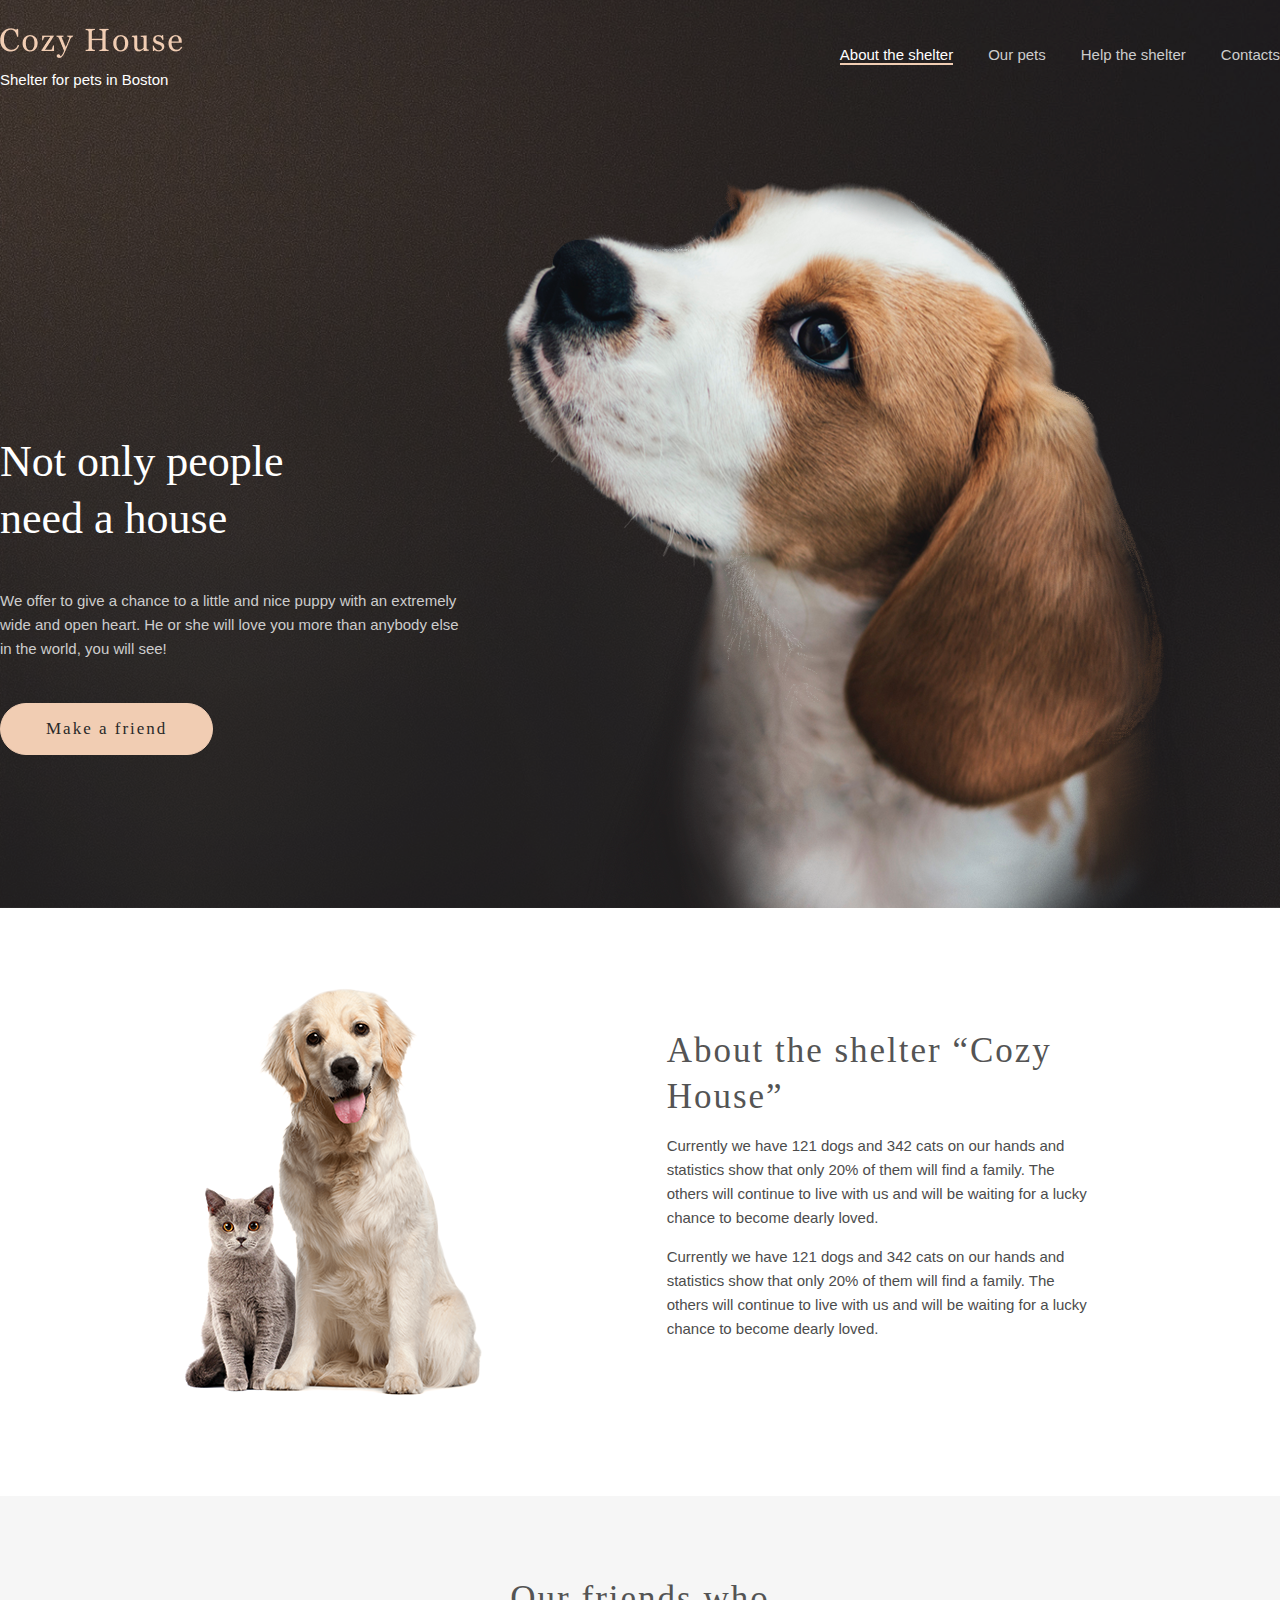
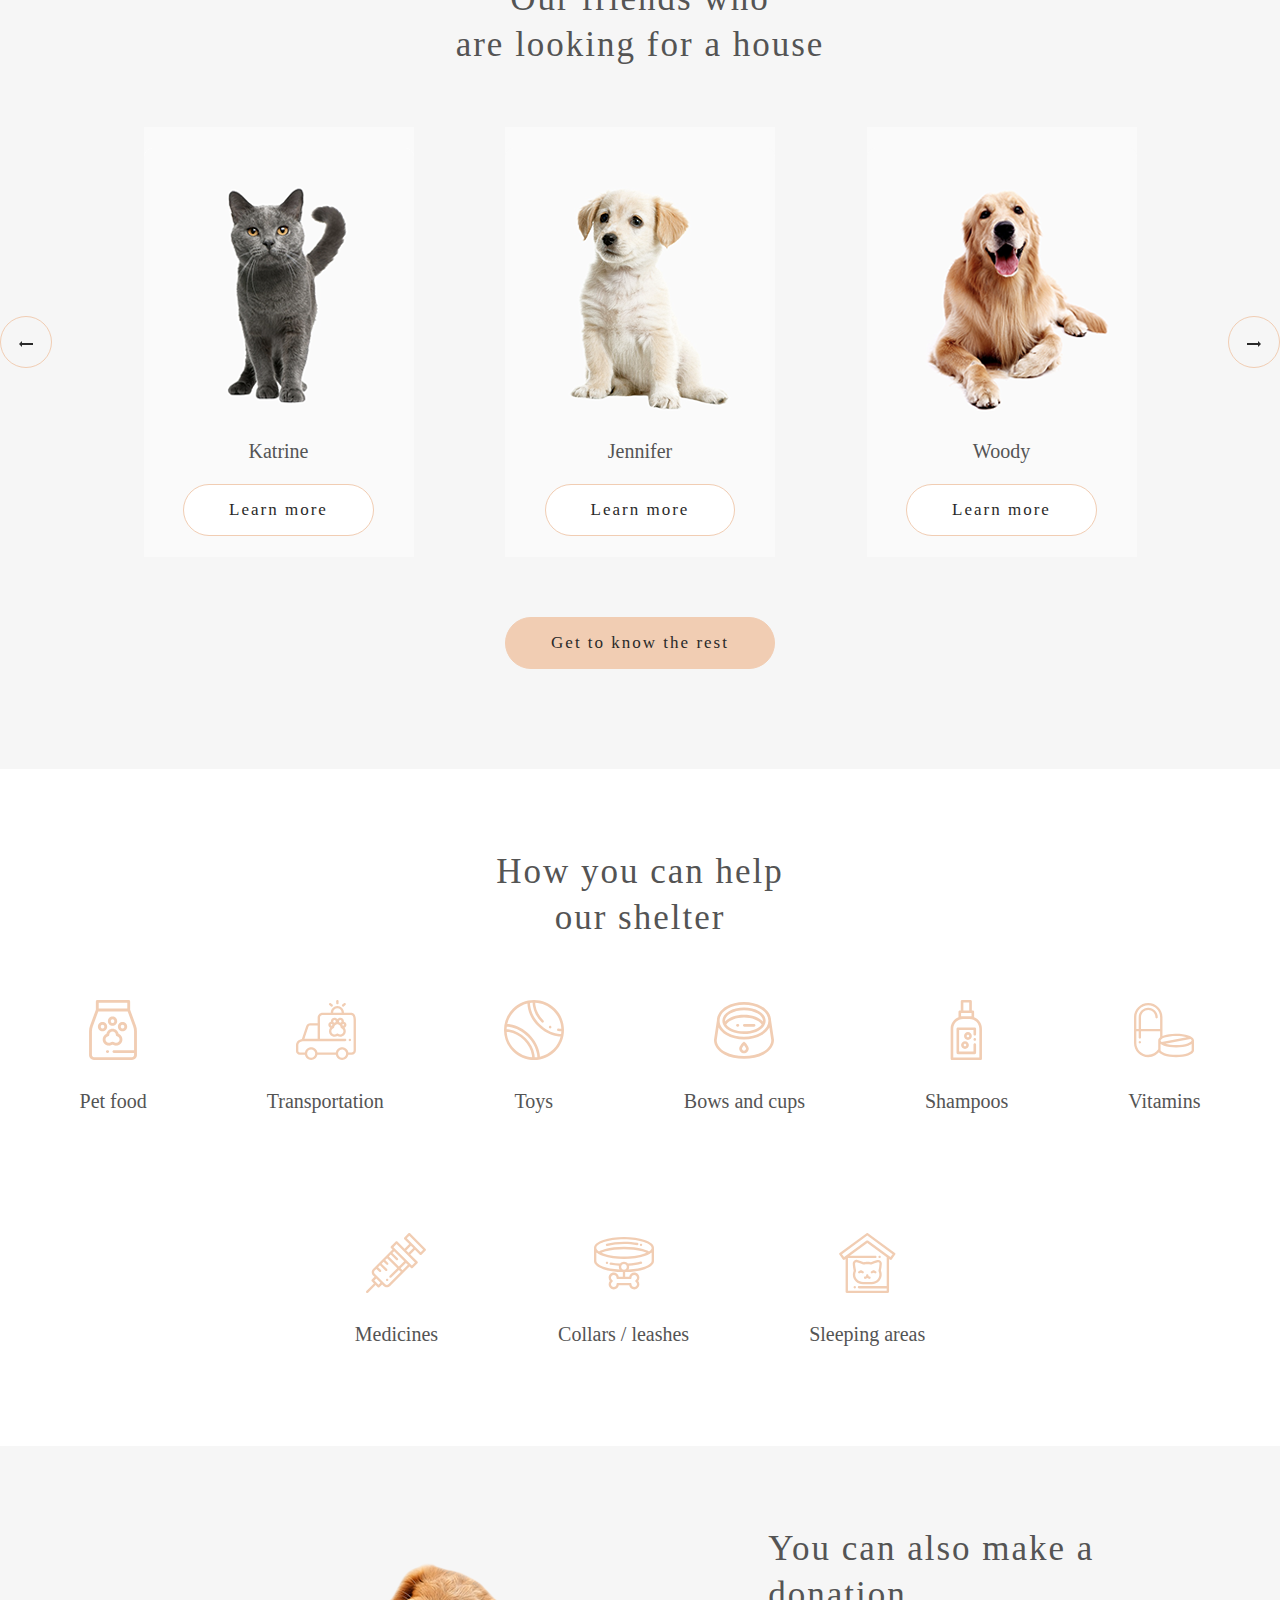
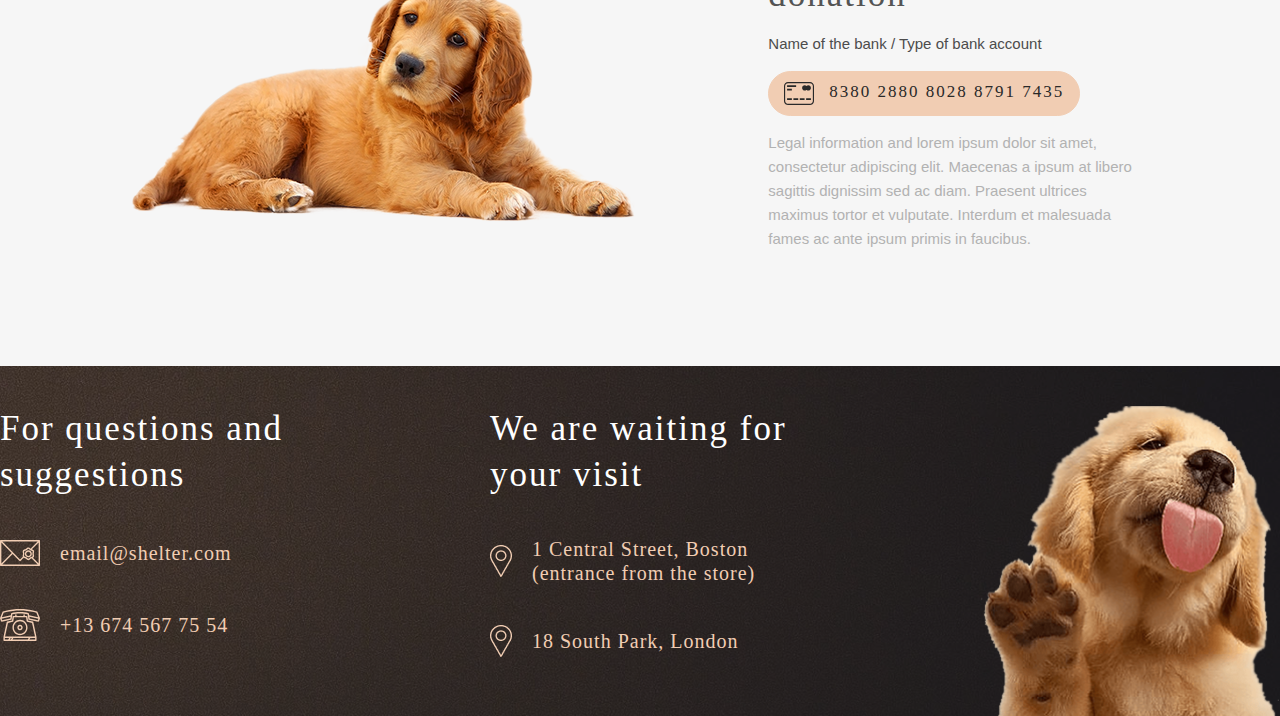
<file: index.html>
<!DOCTYPE html>
<html lang="en">

<head>
    <meta charset="UTF-8">
    <meta http-equiv="X-UA-Compatible" content="IE=edge">
    <meta name="viewport" content="width=device-width, initial-scale=1.0">
    <title>Shelter</title>
    <link rel="icon" href="assets/about-pets.png" type="image/png">
    <link rel="stylesheet" href="style.css">
</head>

<body>
    <header class="header light-text">
        <div class="container">
            <div class="header__logo">
                <a href="./index.html">
                    <img src="assets/Title.png" alt="">
                </a>
                Shelter for pets in Boston
            </div>
            <div class="header__navbar navbar">
                <ul>
                    <li>
                        <a class="navbar__link navbar__link_active" href="#about-the-shelter">About the shelter</a>
                    </li>
                    <li>
                        <a class="navbar__link" href="./pets-page.html">Our pets</a>
                    </li>
                    <li>
                        <a class="navbar__link" href="#help-the-shelter">Help the shelter</a>
                    </li>
                    <li>
                        <a class="navbar__link" href="#contacts">Contacts</a>
                    </li>
                </ul>
            </div>
        </div>
    </header>
    <main class="main">
        <div class="banner">
            <div class="container">
                <div class="banner__title">
                    <h2 class="text-large content-item__title">Not only people <br> need a house</h2>
                    <p>We offer to give a chance to a little and nice puppy with an extremely <br> wide and open heart.
                        He or she will love you more than anybody else<br> in the world, you will see!
                    </p>
                    <button class="button">Make a friend</button>
                </div>
                <img src="assets/start-screen-puppy.png" alt="">
            </div>
        </div>
        <div class="content-item" id="about-the-shelter">
            <div class="container">
                <img src="assets/about-pets.png" alt="">
                <div class="content-text">
                    <h2 class="text-medium content-item__title">
                        About the shelter “Cozy House”
                    </h2>
                    <p>Currently we have 121 dogs and 342 cats on our hands and statistics show that only 20% of them
                        will
                        find a family. The others will continue to live with us and will be waiting for a lucky chance
                        to
                        become dearly loved.
                    </p>
                    <p>Currently we have 121 dogs and 342 cats on our hands and statistics show that only 20% of them
                        will
                        find a family. The others will continue to live with us and will be waiting for a lucky chance
                        to
                        become dearly loved.
                    </p>
                </div>
            </div>
        </div>
        <div class="content-item content-item_slider" id="pets">
            <div class="container">
                <h3 class="text-medium content-item__title">
                    Our friends who <br> are looking for a house
                </h3>
                <div class="slider">
                    <button class="slider__arrow-button">
                        <img src="assets/left arrow.png" alt="">
                    </button>
                    <div class="slider__item">
                        <img src="assets/pets-katrine.png" alt="">
                        Katrine
                        <button class="button">Learn more</button>
                    </div>
                    <div class="slider__item">
                        <img src="assets/pets-jennifer.png" alt="">
                        Jennifer
                        <button class="button">Learn more</button>
                    </div>
                    <div class="slider__item">
                        <img src="assets/pets-woody.png" alt="">
                        Woody
                        <button class="button">Learn more</button>
                    </div>
                    <button class="slider__arrow-button">
                        <img src="assets/right arrow.png" alt="">
                    </button>
                </div>
                <div class="content__button">
                    <button class="button">Get to know the rest</button>
                </div>
            </div>
        </div>
        <div class="content-item content-item_we-need-list" id="help-the-shelter">
            <div class="container">
                <h3 class="text-medium content-item__title">
                    How you can help <br>
                    our shelter
                </h3>
                <div class="we-need-list">
                    <div class="we-need-list__item">
                        <img src="assets/icon-pet-food.svg" alt="">
                        Pet food
                    </div>
                    <div class="we-need-list__item">
                        <img src="assets/icon-transportation.svg" alt="">
                        Transportation
                    </div>
                    <div class="we-need-list__item">
                        <img src="assets/icon-toys.svg" alt="">
                        Toys
                    </div>
                    <div class="we-need-list__item">
                        <img src="assets/icon-bowls-and-cups.svg" alt="">
                        Bows and cups
                    </div>
                    <div class="we-need-list__item">
                        <img src="assets/icon-shampoos.svg" alt="">
                        Shampoos
                    </div>
                    <div class="we-need-list__item">
                        <img src="assets/icon-vitamins.svg" alt="">
                        Vitamins
                    </div>
                    <div class="we-need-list__item">
                        <img src="assets/icon-medicines.svg" alt="">
                        Medicines
                    </div>
                    <div class="we-need-list__item">
                        <img src="assets/icon-collars-leashes.svg" alt="">
                        Collars / leashes
                    </div>
                    <div class="we-need-list__item">
                        <img src="assets/icon-sleeping-area.svg" alt="">
                        Sleeping areas
                    </div>
                </div>
            </div>
        </div>
        <div class="content-item content-item_donation" id="contacts">
            <div class="container">
                <div>
                    <img src="assets/donation-dog.png" alt="">
                </div>
                <div class="donation">
                    <h3 class="text-medium content-item__title">
                        You can also make a donation
                    </h3>
                    <p>Name of the bank / Type of bank account</p>
                    <button class="button">
                        <img src="assets/credit-card.svg" alt="">
                        8380 2880 8028 8791 7435
                    </button>
                    <p>
                        Legal information and lorem ipsum dolor sit amet, consectetur adipiscing elit. Maecenas a ipsum
                        at libero sagittis dignissim sed ac diam. Praesent ultrices maximus tortor et vulputate.
                        Interdum et malesuada fames ac ante ipsum primis in faucibus.
                    </p>
                </div>
            </div>
        </div>
    </main>
    <footer class="footer">
        <div class="container">
            <div class="footer__column">
                <h3 class="text-medium content-item__title">
                    For questions and suggestions
                </h3>
                <div class="footer__navbar">
                    <ul>
                        <li>
                            <a href="mailto:email@shelter.com">
                                <img src="assets/icon-email.svg" alt="">
                                email@shelter.com
                            </a>
                        </li>
                        <li>
                            <a href="tel: +13 674 567 75 54">
                                <img src="assets/icon-phone.svg" alt="">
                                +13 674 567 75 54
                            </a>
                        </li>
                    </ul>
                </div>
            </div>
            <div class="footer__column">
                <h3 class="text-medium content-item__title">
                    We are waiting for your visit
                </h3>
                <div class="footer__navbar">
                    <ul>
                        <li>
                            <a target="_blank" href="https://www.google.com/maps?q=1 Central Street, Boston (entrance from the store)">
                                <img src="assets/pin.png" alt="">
                                1 Central Street, Boston (entrance from the store)
                            </a>
                        </li>
                        <li>
                            <a target="_blank" href="https://www.google.com/maps?q=18 South Park, London">
                                <img src="assets/pin.png" alt="">
                                18 South Park, London
                            </a>
                        </li>
                    </ul>
                </div>
            </div>
            <img src="assets/footer-puppy.png" alt="">
        </div>
    </footer>
</body>

</html>
</file>
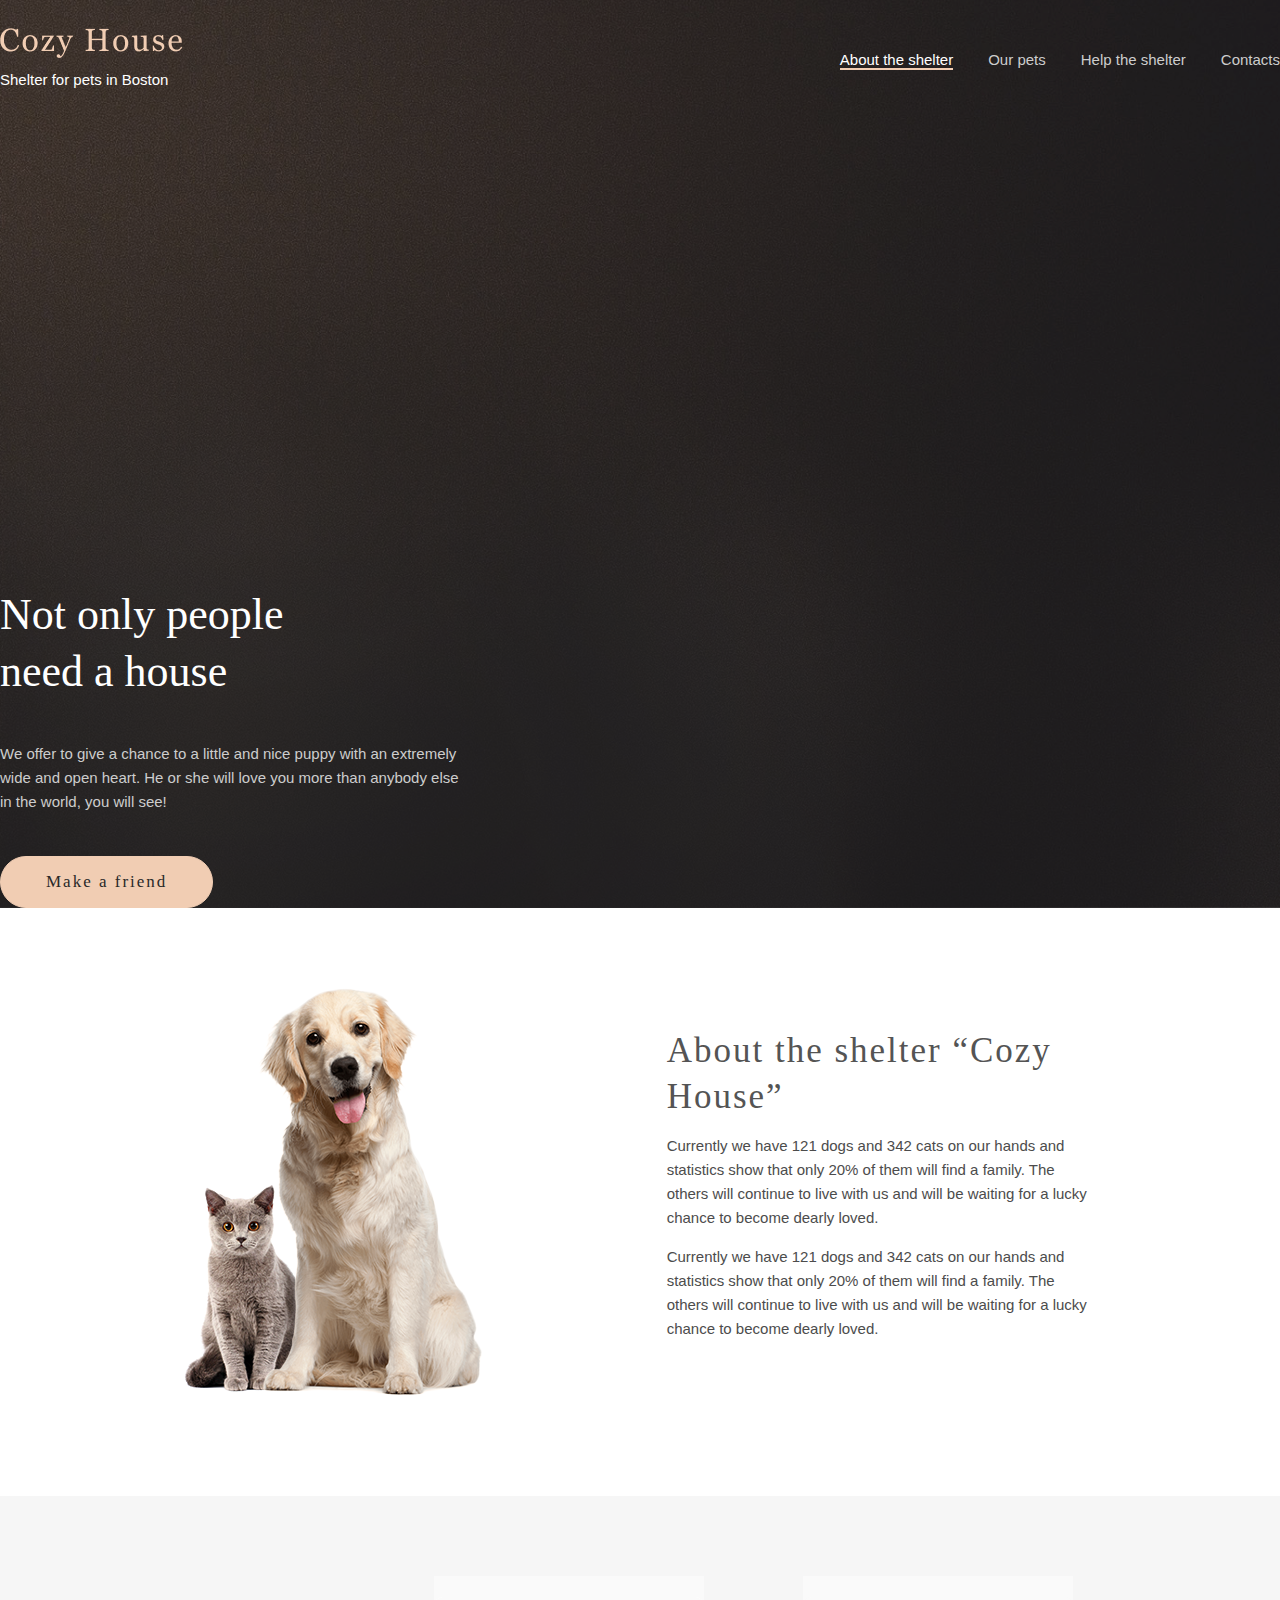
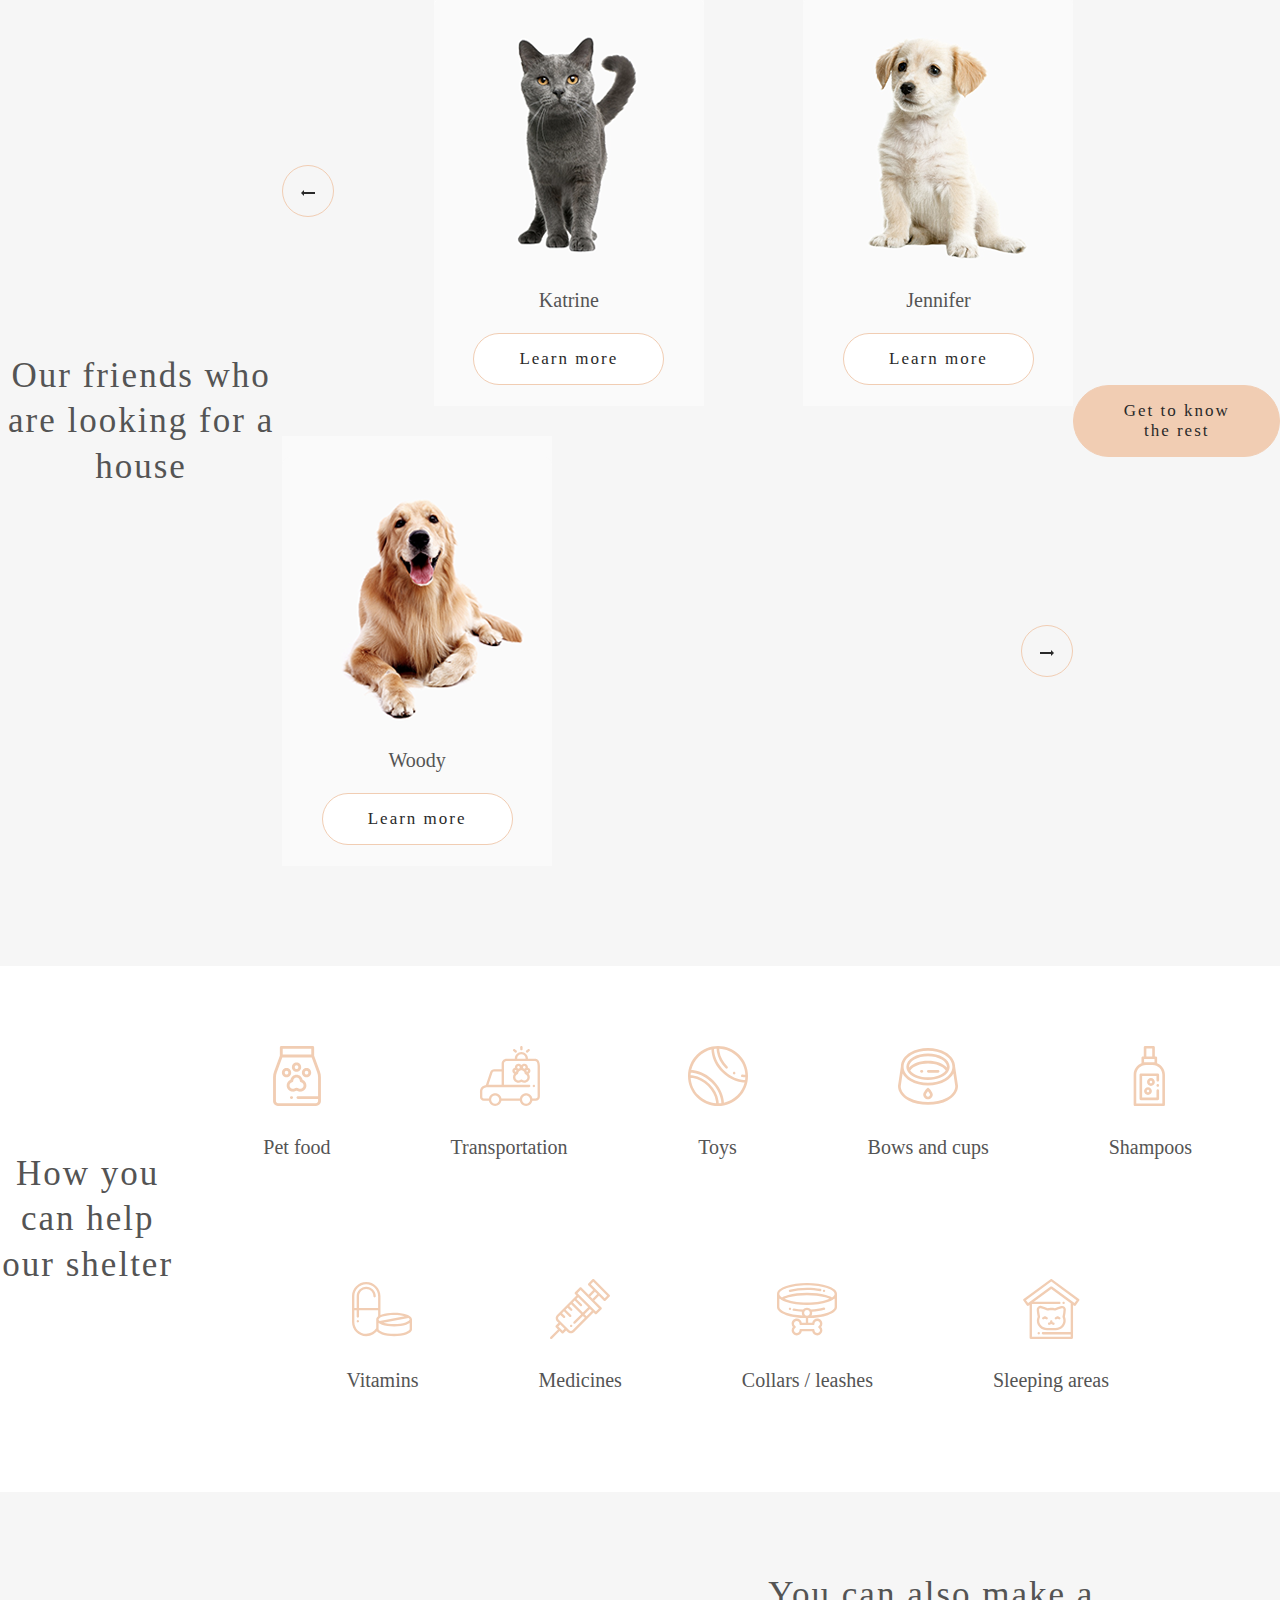
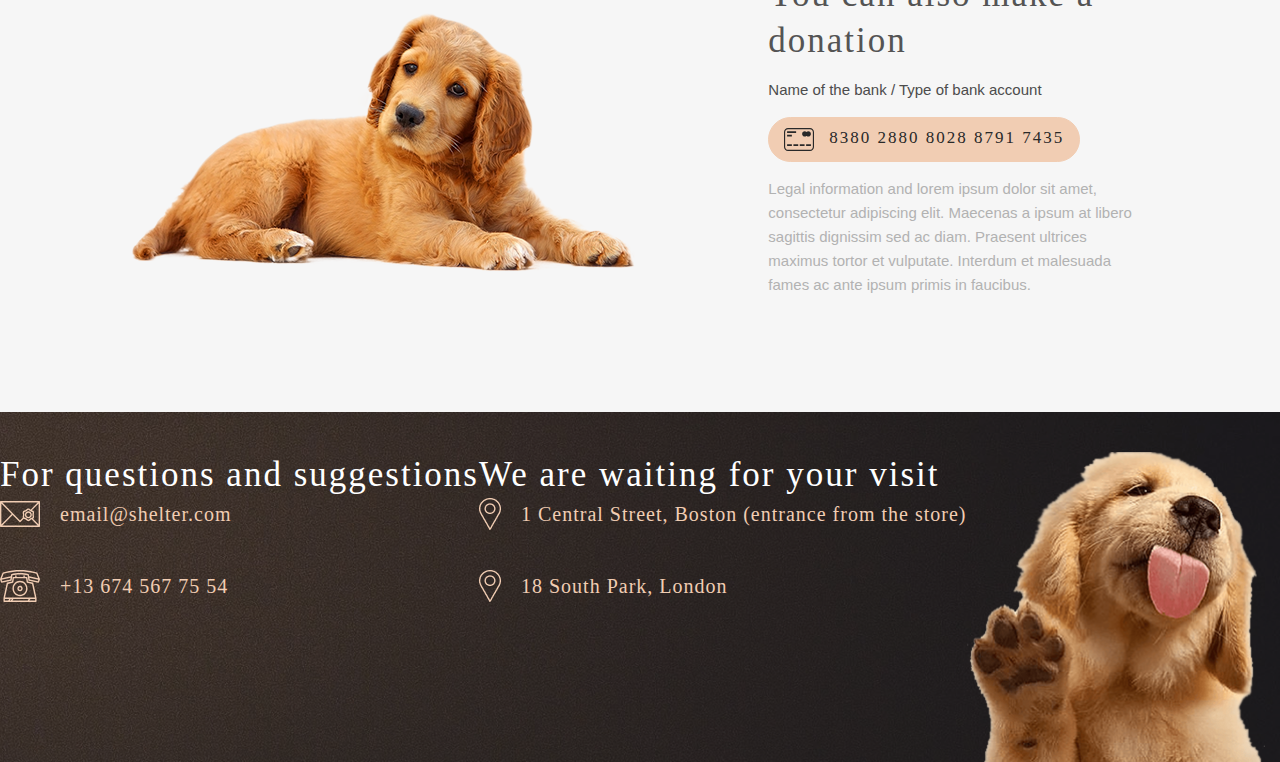
<file: main-page.html>
<!DOCTYPE html>
<html lang="en">

<head>
    <meta charset="UTF-8">
    <meta http-equiv="X-UA-Compatible" content="IE=edge">
    <meta name="viewport" content="width=device-width, initial-scale=1.0">
    <title>Document</title>
    <link rel="stylesheet" href="style.css">
</head>

<body>
    <div class="container">
        <header class="header light-text">
            <div class="header__logo">
                <a href="./main-page.html">
                    <img src="assets/Title.png" alt="">
                </a>
                Shelter for pets in Boston
            </div>
            <div class="header__navbar navbar">
                <ul>
                    <li>
                        <a class="navbar__link navbar__link_active" href="#about-the-shelter">About the shelter</a>
                    </li>
                    <li>
                        <a class="navbar__link" href="/shelter/pets-page.html">Our pets</a>
                    </li>
                    <li>
                        <a class="navbar__link" href="#help-the-shelter">Help the shelter</a>
                    </li>
                    <li>
                        <a class="navbar__link" href="#contacts">Contacts</a>
                    </li>
                </ul>
            </div>
        </header>
        <main class="main">
            <div class="banner">
                <div class="banner__title">
                    <h2 class="text-large content-item__title">Not only people <br> need a house</h2>
                    <p>We offer to give a chance to a little and nice puppy with an extremely <br> wide and open heart.
                        He or she will love you more than anybody else<br> in the world, you will see!
                    </p>
                    <button class="button">Make a friend</button>
                </div>
            </div>
            <div class="content-item" id="about-the-shelter">
                <img src="assets/about-pets.png" alt="">
                <div class="content-text">
                    <h2 class="text-medium content-item__title">
                        About the shelter “Cozy House”
                    </h2>
                    <p>Currently we have 121 dogs and 342 cats on our hands and statistics show that only 20% of them
                        will
                        find a family. The others will continue to live with us and will be waiting for a lucky chance
                        to
                        become dearly loved.
                    </p>
                    <p>Currently we have 121 dogs and 342 cats on our hands and statistics show that only 20% of them
                        will
                        find a family. The others will continue to live with us and will be waiting for a lucky chance
                        to
                        become dearly loved.
                    </p>
                </div>
            </div>
            <div class="content-item content-item_slider">
                <h3 class="text-medium content-item__title">
                    Our friends who <br> are looking for a house
                </h3>
                <div class="slider">
                    <button class="slider__arrow-button">
                        <img src="assets/left arrow.png" alt="">
                    </button>
                    <div class="slider__item">
                        <img src="assets/pets-katrine.png" alt="">
                        Katrine
                        <button class="button">Learn more</button>
                    </div>
                    <div class="slider__item">
                        <img src="assets/pets-jennifer.png" alt="">
                        Jennifer
                        <button class="button">Learn more</button>
                    </div>
                    <div class="slider__item">
                        <img src="assets/pets-woody.png" alt="">
                        Woody
                        <button class="button">Learn more</button>
                    </div>
                    <button class="slider__arrow-button">
                        <img src="assets/right arrow.png" alt="">
                    </button>
                </div>
                <div class="content__button">
                    <button class="button">Get to know the rest</button>
                </div>
            </div>
            <div class="content-item content-item_we-need-list" id="help-the-shelter">
                <h3 class="text-medium content-item__title">
                    How you can help <br>
                    our shelter
                </h3>
                <div class="we-need-list">
                    <div class="we-need-list__item">
                        <img src="assets/icon-pet-food.svg" alt="">
                        Pet food
                    </div>
                    <div class="we-need-list__item">
                        <img src="assets/icon-transportation.svg" alt="">
                        Transportation
                    </div>
                    <div class="we-need-list__item">
                        <img src="assets/icon-toys.svg" alt="">
                        Toys
                    </div>
                    <div class="we-need-list__item">
                        <img src="assets/icon-bowls-and-cups.svg" alt="">
                        Bows and cups
                    </div>
                    <div class="we-need-list__item">
                        <img src="assets/icon-shampoos.svg" alt="">
                        Shampoos
                    </div>
                    <div class="we-need-list__item">
                        <img src="assets/icon-vitamins.svg" alt="">
                        Vitamins
                    </div>
                    <div class="we-need-list__item">
                        <img src="assets/icon-medicines.svg" alt="">
                        Medicines
                    </div>
                    <div class="we-need-list__item">
                        <img src="assets/icon-collars-leashes.svg" alt="">
                        Collars / leashes
                    </div>
                    <div class="we-need-list__item">
                        <img src="assets/icon-sleeping-area.svg" alt="">
                        Sleeping areas
                    </div>
                </div>
            </div>
            <div class="content-item content-item_donation" id="contacts">
                <img src="assets/donation-dog.png" alt="">
                <div class="donation">
                    <h3 class="text-medium content-item__title">
                        You can also make a donation
                    </h3>
                    <p>Name of the bank / Type of bank account</p>
                    <button class="button">
                        <img src="assets/credit-card.svg" alt="">
                        8380 2880 8028 8791 7435
                    </button>
                    <p>
                        Legal information and lorem ipsum dolor sit amet, consectetur adipiscing elit. Maecenas a ipsum
                        at libero sagittis dignissim sed ac diam. Praesent ultrices maximus tortor et vulputate.
                        Interdum et malesuada fames ac ante ipsum primis in faucibus.
                    </p>
                </div>
            </div>
        </main>
        <footer class="footer">
            <div>
                <h3 class="text-medium content-item__title">
                    For questions and suggestions
                </h3>
                <div class="footer__navbar">
                    <ul>
                        <li>
                            <a href="email@shelter.com">
                                <img src="assets/icon-email.svg" alt="">
                                email@shelter.com
                            </a>
                        </li>
                        <li>
                            <a href="tel: +13 674 567 75 54">
                                <img src="assets/icon-phone.svg" alt="">
                                +13 674 567 75 54
                            </a>
                        </li>
                    </ul>
                </div>
            </div>
            <div>
                <h3 class="text-medium content-item__title">
                    We are waiting for your visit
                </h3>
                <div class="footer__navbar">
                    <ul>
                        <li>
                            <a href="">
                                <img src="assets/pin.png" alt="">
                                1 Central Street, Boston (entrance from the store)
                            </a>
                        </li>
                        <li>
                            <a href="">
                                <img src="assets/pin.png" alt="">
                                18 South Park, London
                            </a>
                        </li>
                    </ul>
                </div>
            </div>
            <img src="assets/footer-puppy.png" alt="">
        </footer>
    </div>
</body>

</html>
</file>
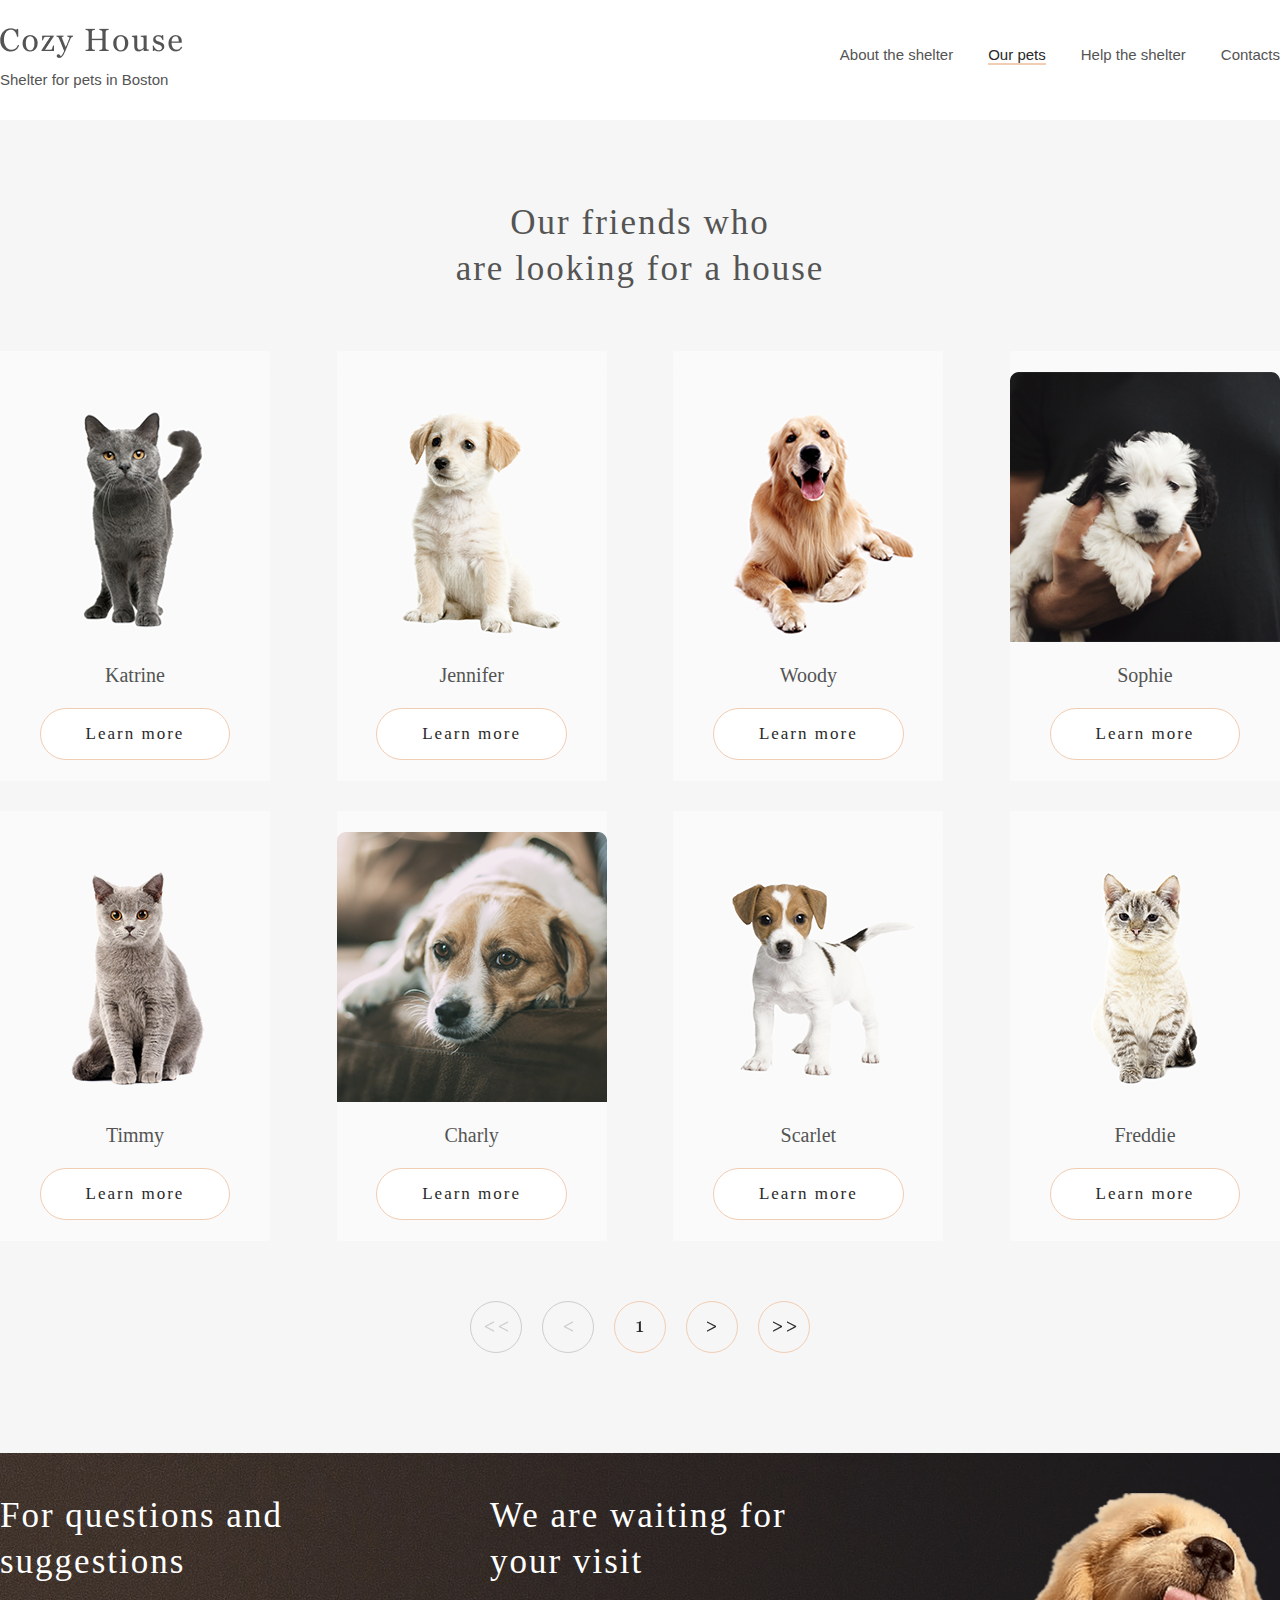
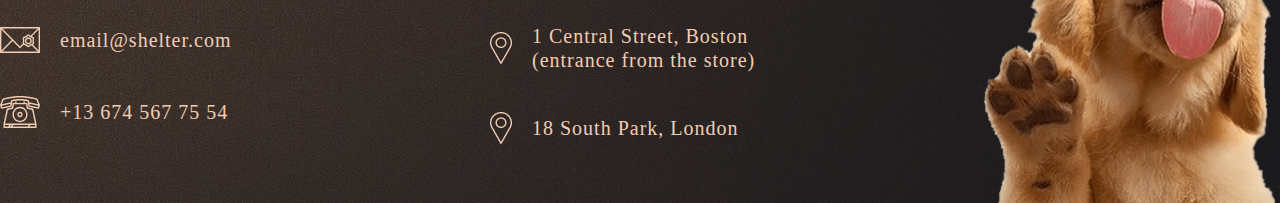
<file: pets-page.html>
<!DOCTYPE html>
<html lang="en">

<head>
    <meta charset="UTF-8">
    <meta http-equiv="X-UA-Compatible" content="IE=edge">
    <meta name="viewport" content="width=device-width, initial-scale=1.0">
    <title>Shelter</title>
    <link rel="stylesheet" href="style.css">
    <link rel="icon" href="assets/about-pets.png" type="image/png">
</head>

<body>
    <header class="header header_pets">
        <div class="container">
            <div class="header__logo">
                <a href="./index.html">
                    <img src="assets/Title grey.png" alt="">
                </a>
                Shelter for pets in Boston
            </div>
            <div class="header__navbar navbar">
                <ul>
                    <li>
                        <a class="navbar__link " href="">About the shelter</a>
                    </li>
                    <li>
                        <a class="navbar__link navbar__link_active" href="">Our pets</a>
                    </li>
                    <li>
                        <a class="navbar__link" href="">Help the shelter</a>
                    </li>
                    <li>
                        <a class="navbar__link" href="">Contacts</a>
                    </li>
                </ul>
            </div>
        </div>
    </header>
    <div class="main">
        <div class="content-item content-item_slider">
                <div class="container">
                <h3 class="text-medium content-item__title">
                    Our friends who <br> are looking for a house
                </h3>
                <div class="slider">
                    <div class="slider__item">
                        <img src="assets/pets-katrine.png" alt="">
                        Katrine
                        <button class="button">Learn more</button>
                    </div>
                    <div class="slider__item">
                        <img src="assets/pets-jennifer.png" alt="">
                        Jennifer
                        <button class="button">Learn more</button>
                    </div>
                    <div class="slider__item">
                        <img src="assets/pets-woody.png" alt="">
                        Woody
                        <button class="button">Learn more</button>
                    </div>
                    <div class="slider__item">
                        <img src="assets/pets-sophie.png" alt="">
                        Sophie
                        <button class="button">Learn more</button>
                    </div>
                    <div class="slider__item">
                        <img src="assets/pets-timmy.png" alt="">
                        Timmy
                        <button class="button">Learn more</button>
                    </div>
                    <div class="slider__item">
                        <img src="assets/pets-charly.png" alt="">
                        Charly
                        <button class="button">Learn more</button>
                    </div>
                    <div class="slider__item">
                        <img src="assets/pets-scarlet.png" alt="">
                        Scarlet
                        <button class="button">Learn more</button>
                    </div>
                    <div class="slider__item">
                        <img src="assets/pets-freddie.png" alt="">
                        Freddie
                        <button class="button">Learn more</button>
                    </div>
                </div>
                <div class="content__button">
                    <button disabled class="slider__arrow-button">
                        <img src="assets/2 left arrow.png" alt="">
                    </button>
                    <button disabled class="slider__arrow-button">
                        <img src="assets/1 left arrow.png" alt="">
                    </button>
                    <button class="slider__arrow-button">
                        <img src="assets/1.png" alt="">
                    </button>
                    <button class="slider__arrow-button">
                        <img src="assets/1 right arrow.png" alt="">
                    </button>
                    <button class="slider__arrow-button">
                        <img src="assets/2 right arrow.png" alt="">
                    </button>
                </div>
            </div>
        </div>
    </div>
    <footer class="footer">
        <div class="container">
            <div class="footer__column">
                <h3 class="text-medium content-item__title">
                    For questions and suggestions
                </h3>
                <div class="footer__navbar">
                    <ul>
                        <li>
                            <a href="mailto:email@shelter.com">
                                <img src="assets/icon-email.svg" alt="">
                                email@shelter.com
                            </a>
                        </li>
                        <li>
                            <a href="tel: +13 674 567 75 54">
                                <img src="assets/icon-phone.svg" alt="">
                                +13 674 567 75 54
                            </a>
                        </li>
                    </ul>
                </div>
            </div>
            <div class="footer__column">
                <h3 class="text-medium content-item__title">
                    We are waiting for your visit
                </h3>
                <div class="footer__navbar">
                    <ul>
                        <li>
                            <a target="_blank" href="https://www.google.com/maps?q=1 Central Street, Boston (entrance from the store)">
                                <img src="assets/pin.png" alt="">
                                1 Central Street, Boston (entrance from the store)
                            </a>
                        </li>
                        <li>
                            <a target="_blank" href="https://www.google.com/maps?q=18 South Park, London">
                                <img src="assets/pin.png" alt="">
                                18 South Park, London
                            </a>
                        </li>
                    </ul>
                </div>
            </div>
            <img src="assets/footer-puppy.png" alt="">
        </div>
    </footer>
</body>

</html>
</file>
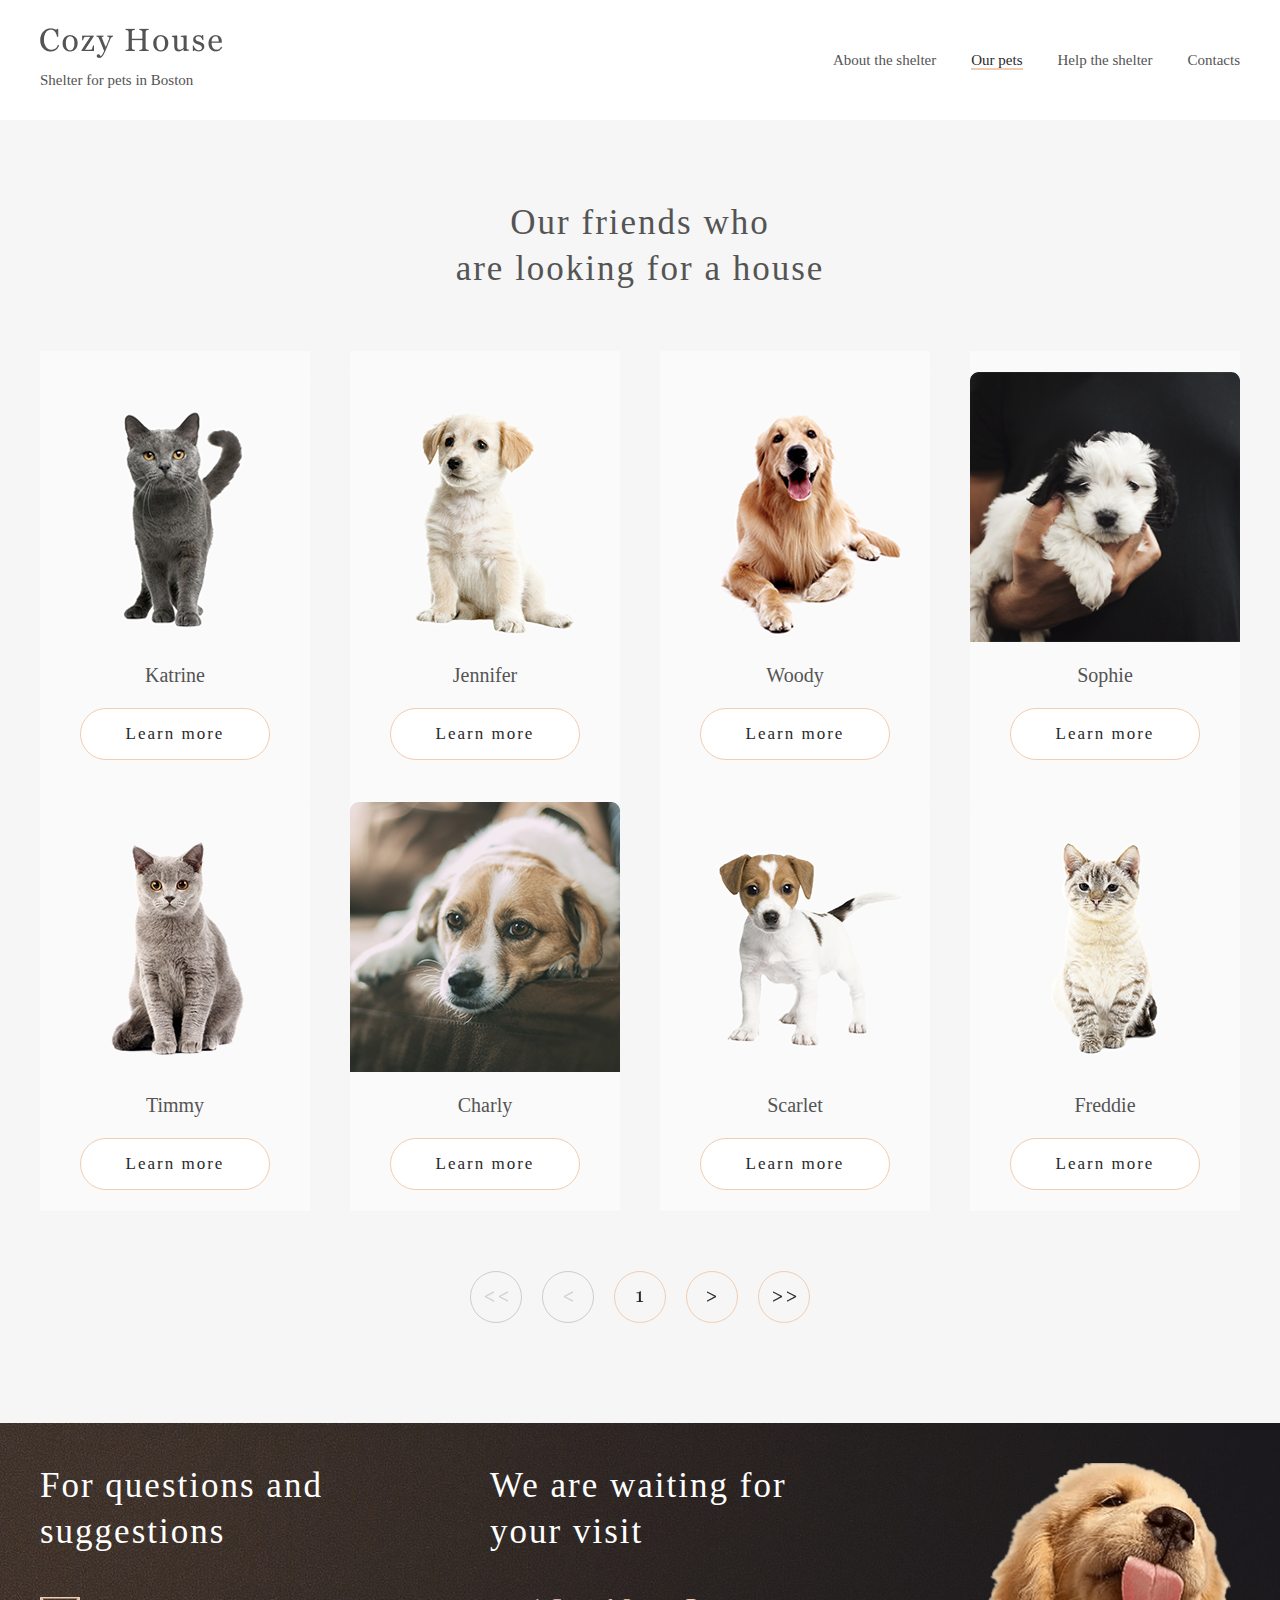
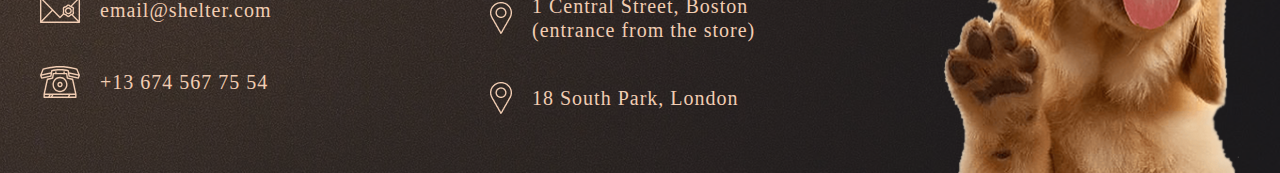
<file: shelter/pets-page.html>
<!DOCTYPE html>
<html lang="en">

<head>
    <meta charset="UTF-8">
    <meta http-equiv="X-UA-Compatible" content="IE=edge">
    <meta name="viewport" content="width=device-width, initial-scale=1.0">
    <title>Document</title>
    <link rel="stylesheet" href="style.css">
</head>

<body>
    <div class="container">
        <header class="header">
            <div class="header__logo">
                <a href="./main-page.html">
                    <img src="assets/Title grey.png" alt="">
                </a>
                Shelter for pets in Boston
            </div>
            <div class="header__navbar navbar">
                <ul>
                    <li>
                        <a class="navbar__link " href="">About the shelter</a>
                    </li>
                    <li>
                        <a class="navbar__link navbar__link_active" href="">Our pets</a>
                    </li>
                    <li>
                        <a class="navbar__link" href="">Help the shelter</a>
                    </li>
                    <li>
                        <a class="navbar__link" href="">Contacts</a>
                    </li>
                </ul>
            </div>
        </header>
        <div class="main push-top">
            <div class="content-item content-item_slider">
                <h3 class="text-medium content-item__title">
                    Our friends who <br> are looking for a house
                </h3>
                <div class="slider">
                    <div class="slider__item">
                        <img src="assets/pets-katrine.png" alt="">
                        Katrine
                        <button class="button">Learn more</button>
                    </div>
                    <div class="slider__item">
                        <img src="assets/pets-jennifer.png" alt="">
                        Jennifer
                        <button class="button">Learn more</button>
                    </div>
                    <div class="slider__item">
                        <img src="assets/pets-woody.png" alt="">
                        Woody
                        <button class="button">Learn more</button>
                    </div>
                    <div class="slider__item">
                        <img src="assets/pets-sophie.png" alt="">
                        Sophie
                        <button class="button">Learn more</button>
                    </div>
                    <div class="slider__item">
                        <img src="assets/pets-timmy.png" alt="">
                        Timmy
                        <button class="button">Learn more</button>
                    </div>
                    <div class="slider__item">
                        <img src="assets/pets-charly.png" alt="">
                        Charly
                        <button class="button">Learn more</button>
                    </div>
                    <div class="slider__item">
                        <img src="assets/pets-scarlet.png" alt="">
                        Scarlet
                        <button class="button">Learn more</button>
                    </div>
                    <div class="slider__item">
                        <img src="assets/pets-freddie.png" alt="">
                        Freddie
                        <button class="button">Learn more</button>
                    </div>
                </div>
                <div class="content__button">
                    <button disabled class="slider__arrow-button">
                        <img src="assets/2 left arrow.png" alt="">
                    </button>
                    <button disabled class="slider__arrow-button">
                        <img src="assets/1 left arrow.png" alt="">
                    </button>
                    <button class="slider__arrow-button">
                        <img src="assets/1.png" alt="">
                    </button>
                    <button class="slider__arrow-button">
                        <img src="assets/1 right arrow.png" alt="">
                    </button>
                    <button class="slider__arrow-button">
                        <img src="assets/2 right arrow.png" alt="">
                    </button>
                </div>
            </div>
        </div>
        <footer class="footer">
            <div>
                <h3 class="text-medium content-item__title">
                    For questions and suggestions
                </h3>
                <div class="footer__navbar">
                    <ul>
                        <li>
                            <a href="email@shelter.com">
                                <img src="assets/icon-email.svg" alt="">
                                email@shelter.com
                            </a>
                        </li>
                        <li>
                            <a href="tel: +13 674 567 75 54">
                                <img src="assets/icon-phone.svg" alt="">
                                +13 674 567 75 54
                            </a>
                        </li>
                    </ul>
                </div>
            </div>
            <div>
                <h3 class="text-medium content-item__title">
                    We are waiting for your visit
                </h3>
                <div class="footer__navbar">
                    <ul>
                        <li>
                            <a href="">
                                <img src="assets/pin.png" alt="">
                                1 Central Street, Boston (entrance from the store)
                            </a>
                        </li>
                        <li>
                            <a href="">
                                <img src="assets/pin.png" alt="">
                                18 South Park, London
                            </a>
                        </li>
                    </ul>
                </div>
            </div>
            <img src="assets/footer-puppy.png" alt="">
        </footer>
    </div>
</body>

</html>
</file>
<file: style.css>
:root {
    --content-padding: 0 40px;
    --color-white: rgba(255, 255, 255, 1);
    --color-grey: rgba(205, 205, 205, 1);
    --color-primary: rgba(241, 205, 179, 1);
    --color-dark-grey: rgba(76, 76, 76, 1);
    --color-light-grey: rgba(246, 246, 246, 1);
    --color-black: rgba(84, 84, 84, 1);
}

.text-large {
    font-size: 44px;
    font-family: Georgia, 'Times New Roman', Times, serif;
    font-weight: 300;
    line-height: 57.2px;
}

.text-medium {
    font-size: 35px;
    font-family: Georgia, 'Times New Roman', Times, serif;
    line-height: 45.5px;
    letter-spacing: 2px;
    font-weight: 300;
}

.light-text {
    color: var(--color-white);
}

.light-text .header__navbar a {
    color: var(--color-grey)
}

html,
body {
    margin: 0;
    height: 100%;
    font-size: 15px;
    line-height: 24px;
    color: var(--color-black);
    font-family: Arial, Helvetica, sans-serif;
    font-weight: 400;
    display: flex;
    flex-direction: column;
}

.white-color {
    color: var(--color-white);
}

.container {
    margin: 0 auto;
    width: 1280px;
}

.header {
    display: flex;
    align-items: center;
    justify-content: space-between;
    width: 100%;
    height: 120px;
    min-height: 120px;
    position: absolute;
    box-sizing: border-box;
    top: 0;
    left: 0;
}

.header_pets {
    position: static;
}

.header .container {
    display: flex;
    justify-content: space-between;
}

.header__logo {
    display: flex;
    flex-direction: column;
    gap: 10px;
}

.header__logo a {
    display: flex;
    align-items: center;
}

.header__navbar ul {
    display: flex;
    flex-direction: row;
    gap: 35px;
    list-style: none;
    line-height: 24px;
}

.header__navbar a {
    text-decoration: none;
    color: var(--color-black);
}

.light-text .navbar .navbar__link_active {
    color: var(--color-white);
}

.navbar .navbar__link_active {
    border-bottom: 2px var(--color-primary) solid;
    color: rgba(41, 41, 41, 1);
}

.header__navbar a:hover {
    border-bottom: 2px var(--color-primary) solid;
}

.main {
    flex-grow: 1;
}

.banner {
    height: 908px;
    box-sizing: border-box;
    background: url(assets/start-screen-background.png) no-repeat center center/cover;
    display: flex;
    align-items: end;
}

.banner .container {
    display: flex;
    gap: 42px;
}

.banner__title {
    padding-top: 253px;
    width: 460px;
    height: 322px;
    color: var(--color-white);
}

.banner__title p {
    color: var(--color-grey);
    margin-top: 42px;
    margin-bottom: 42px;
}

.button {
    border: 1px solid var(--color-primary);
    border-radius: 100px;
    background-color: var(--color-primary);
    padding: 15px 45px 15px 45px;
    font-family: Georgia, 'Times New Roman', Times, serif;
    font-size: 17px;
    font-weight: 400;
    letter-spacing: 2px;
    color: rgba(41, 41, 41, 1);
}

.content-item {
    display: flex;
    align-items: center;
    justify-content: space-evenly;
    padding-top: 80px;
    padding-bottom: 100px;
    color: var(--color-black);
}

.content-item .container {
    display: flex;
    justify-content: space-evenly;
    align-items: center;
}

.content-item__title {
    margin: 0;
}

.content-item p {
    color: var(--color-dark-grey);
}

.content-text {
    width: 430px;
}

.content-item:nth-child(odd) {
    background-color: var(--color-light-grey);
}

.content-item h3 {
    text-align: center;
}

.content-item_slider .container {
    display: flex;
    justify-content: center;
    flex-direction: column;
    align-items: stretch;
    gap: 60px;
}

.content__button {
    display: flex;
    justify-content: center;
    gap: 20px;
}

.slider {
    display: flex;
    gap: 30px;
    align-items: center;
    justify-content: space-between;
    flex-wrap: wrap;
}

.slider__arrow-button {
    border: 1px solid var(--color-primary);
    border-radius: 100px;
    width: 52px;
    height: 52px;
    background-color: transparent;
}

.slider__arrow-button:disabled {
    border: 1px solid var(--color-grey);
}

.slider__arrow-button:disabled:hover {
    background-color: transparent;
}

.slider__item button {
    background-color: var(--color-white);
}

.slider button:hover {
    background-color: var(--color-primary);
}

.content__button button:hover {
    background-color: var(--color-primary);
}

.slider__item {
    width: 270px;
    height: 430px;
    background-color: rgba(250, 250, 250, 1);
    display: flex;
    flex-direction: column;
    align-items: center;
    justify-content: space-evenly;
    font-size: 20px;
    font-family: Georgia, 'Times New Roman', Times, serif;
}

.content-item_we-need-list .container {
    display: flex;
    flex-direction: column;
    gap: 60px;
}

.we-need-list {
    display: flex;
    gap: 120px;
    flex-wrap: wrap;
    justify-content: center;
    align-items: center;
}

.we-need-list__item {
    height: 113px;
    display: flex;
    align-items: center;
    justify-content: space-between;
    flex-direction: column;
    font-size: 20px;
    font-family: Georgia, 'Times New Roman', Times, serif;
}

.donation {
    width: 380px;
}

.donation p:nth-of-type(2) {
    color: rgba(178, 178, 178, 1);
}

.donation h3 {
    text-align: start;
}

.donation button {
    padding: 10px 15px 10px 15px;
    display: flex;
    gap: 15px;
}

.footer {
    background: url(assets/footer-background.png) no-repeat center center/cover;
    flex-shrink: 0;
    display: flex;
    flex-basis: auto;
    box-sizing: border-box;
    color: var(--color-primary);
    padding-top: 40px;
}

.footer .container {
    display: flex;
    justify-content: space-between;
}

.footer__column {
    display: flex;
    flex-direction: column;
    gap: 40px;
    width: 300px;
    height: 234px;
}

.footer h3 {
    color: var(--color-white);
}

.footer>img {
    width: 300px;
    height: 310px;
}

.footer__navbar ul {
    list-style: none;
    margin: 0;
    padding: 0;
    display: flex;
    flex-direction: column;
    gap: 40px;
}


.footer__navbar a {
    text-decoration: none;
    color: var(--color-primary);
    display: flex;
    align-items: center;
    gap: 20px;
    font-family: Georgia, 'Times New Roman', Times, serif;
    font-size: 20px;
    letter-spacing: 1px;
}
</file>
<file: shelter/style.css>
:root {
    --content-padding: 0 40px;
    --color-white: rgba(255, 255, 255, 1);
    --color-grey: rgba(205, 205, 205, 1);
    --color-primary: rgba(241, 205, 179, 1);
    --color-dark-grey: rgba(76, 76, 76, 1);
    --color-light-grey: rgba(246, 246, 246, 1);
    --color-black: rgba(84, 84, 84, 1);
}

.text-large {
    font-size: 44px;
    font-family: Georgia, 'Times New Roman', Times, serif;
    font-weight: 300;
    line-height: 57.2px;
}

.text-medium {
    font-size: 35px;
    font-family: Georgia, 'Times New Roman', Times, serif;
    line-height: 45.5px;
    letter-spacing: 2px;
    font-weight: 300;
}

.light-text {
    color: var(--color-white);
}

.light-text .header__navbar a {
    color: var(--color-grey)
}

html,
body {
    margin: 0 auto;
    height: 100%;
    font-size: 15px;
    line-height: 24px;
    color: var(--color-black);
}

.white-color {
    color: var(--color-white);
}

.container {
    margin: 0 auto;
    width: 1280px;
    position: relative;
    display: flex;
    flex-direction: column;
    min-height: 100%;
}

.header {
    display: flex;
    align-items: center;
    justify-content: space-between;
    width: 100%;
    height: 120px;
    position: absolute;
    padding: var(--content-padding);
    box-sizing: border-box;
}

.header span {
    font-family: Georgia, 'Times New Roman', Times, serif;
    font-size: 32px;
    line-height: 32px;
}

.header__logo {
    display: flex;
    flex-direction: column;
    gap: 10px;
}

.header__logo a {
    display: flex;
    align-items: center;
}

.header__navbar ul {
    display: flex;
    flex-direction: row;
    gap: 35px;
    list-style: none;
    line-height: 24px;
}

.header__navbar a {
    text-decoration: none;
    color: var(--color-black);
}

.light-text .navbar .navbar__link_active {
    color: var(--color-white);
}

.navbar .navbar__link_active {
    border-bottom: 2px var(--color-primary) solid;
    color: rgba(41, 41, 41, 1);
}

.header__navbar a:hover {
    border-bottom: 2px var(--color-primary) solid;
}

.main {
    flex-grow: 1;
}

.main.push-top {
    margin-top: 120px;
}

.banner {
    background-image: url(assets/Start\ screen.png);
    height: 908px;
    box-sizing: border-box;
    padding: var(--content-padding);
}

.banner__title {
    padding-top: 253px;
    width: 460px;
    height: 322px;
    color: var(--color-white);
}

.banner__title p {
    color: var(--color-grey);
    margin-top: 42px;
    margin-bottom: 42px;
}

.button {
    border: 1px solid var(--color-primary);
    border-radius: 100px;
    background-color: var(--color-primary);
    padding: 15px 45px 15px 45px;
    font-family: Georgia, 'Times New Roman', Times, serif;
    font-size: 17px;
    font-weight: 400;
    letter-spacing: 2px;
    color: rgba(41, 41, 41, 1);
}

.content-item {
    display: flex;
    align-items: center;
    justify-content: space-evenly;
    padding: var(--content-padding);
    padding-top: 80px;
    padding-bottom: 100px;
    color: var(--color-black);
}

.content-item__title {
    margin: 0;
}

.content-item p {
    color: var(--color-dark-grey);
}

.content-text {
    width: 430px;
}

.content-item:nth-child(odd) {
    background-color: var(--color-light-grey);
}

.content-item h3 {
    text-align: center;
}

.content-item_slider {
    justify-content: center;
    flex-direction: column;
    align-items: stretch;
    gap: 60px;
}

.content__button {
    display: flex;
    justify-content: center;
    gap: 20px;
}

.slider {
    display: flex;
    align-items: center;
    justify-content: space-between;
    flex-wrap: wrap;
}

.slider__arrow-button {
    border: 1px solid var(--color-primary);
    border-radius: 100px;
    width: 52px;
    height: 52px;
    background-color: transparent;
}

.slider__arrow-button:disabled {
    border: 1px solid var(--color-grey);
}

.slider__arrow-button:disabled:hover {
    background-color: transparent;
}

.slider__item button {
    background-color: var(--color-white);
}

.slider button:hover {
    background-color: var(--color-primary);
}

.content__button button:hover {
    background-color: var(--color-primary);
}

.slider__item {
    width: 270px;
    height: 430px;
    background-color: rgba(250, 250, 250, 1);
    display: flex;
    flex-direction: column;
    align-items: center;
    justify-content: space-evenly;
    font-size: 20px;
    font-family: Georgia, 'Times New Roman', Times, serif;
}

.content-item_we-need-list {
    flex-direction: column;
    gap: 60px;
}

.we-need-list {
    display: flex;
    gap: 120px;
    flex-wrap: wrap;
    justify-content: center;
    align-items: center;
}

.we-need-list__item {
    height: 113px;
    display: flex;
    align-items: center;
    justify-content: space-between;
    flex-direction: column;
    font-size: 20px;
    font-family: Georgia, 'Times New Roman', Times, serif;
}

.donation {
    width: 380px;
}

.donation p:nth-of-type(2) {
    color: rgba(178, 178, 178, 1);
}

.donation h3 {
    text-align: start;
}

.donation button {
    padding: 10px 15px 10px 15px;
    display: flex;
    gap: 15px;
}


.footer {
    background-image: url(assets/footer-background.png);
    flex-shrink: 0;
    display: flex;
    justify-content: space-between;
    flex-basis: auto;
    padding: 40px 40px 0 40px;
    box-sizing: border-box;
    color: var(--color-primary);
}

.footer div {
    display: flex;
    flex-direction: column;
    gap: 40px;
    width: 300px;
    height: 234px;
}

.footer h3 {
    color: var(--color-white);
}

.footer>img {
    width: 300px;
    height: 310px;
}

.footer__navbar ul {
    list-style: none;
    margin: 0;
    padding: 0;
    display: flex;
    flex-direction: column;
    gap: 40px;
}


.footer__navbar a {
    text-decoration: none;
    color: var(--color-primary);
    display: flex;
    align-items: center;
    gap: 20px;
    font-family: Georgia, 'Times New Roman', Times, serif;
    font-size: 20px;
    letter-spacing: 1px;
}
</file>
